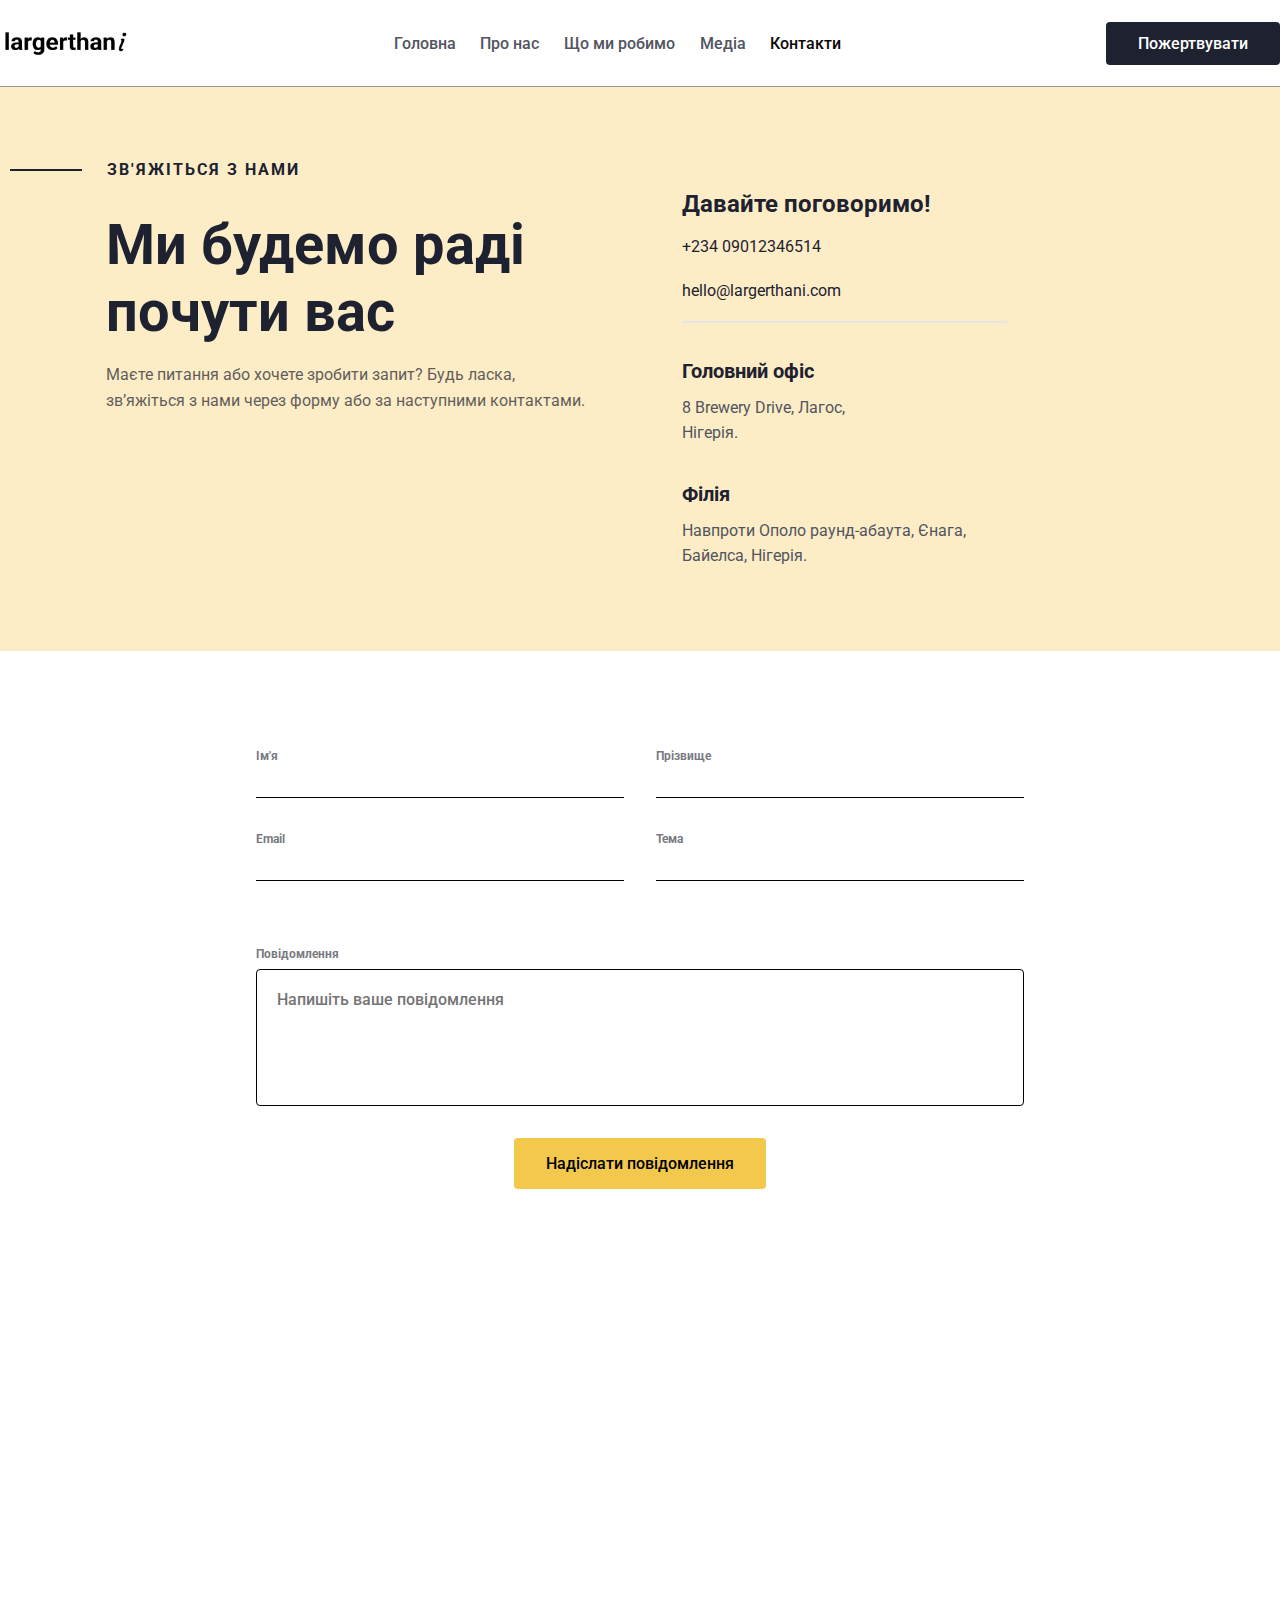
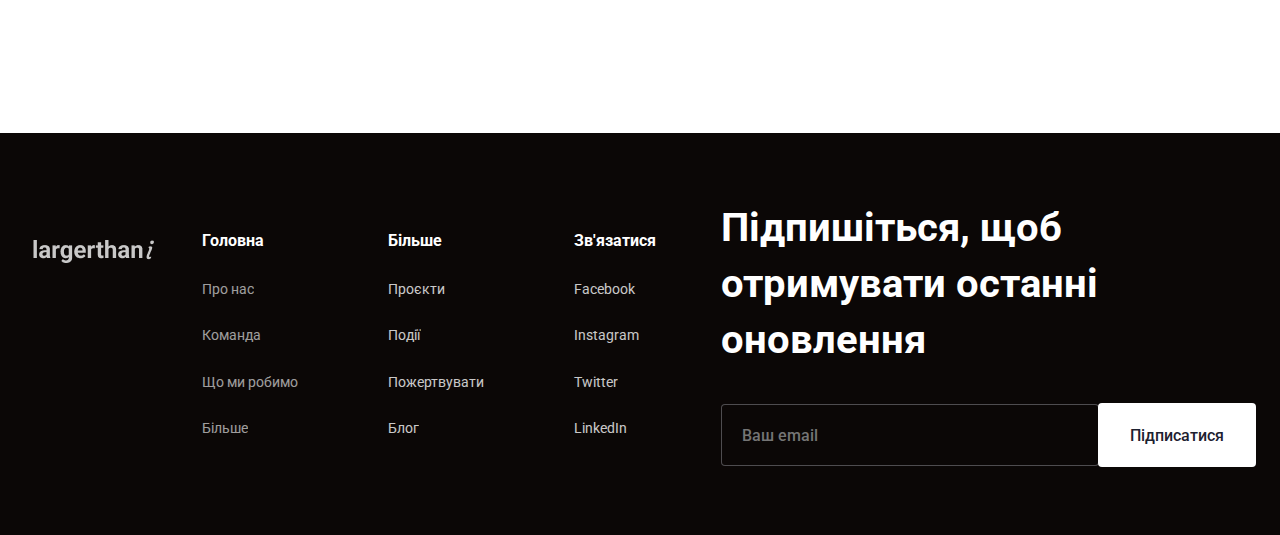
<file: contact.html>
<!DOCTYPE html>
<html lang="uk">
<head>
  <meta charset="UTF-8">
  <meta name="viewport" content="width=device-width, initial-scale=1.0">
  <meta name="description" content="Inclusive care for children with special needs">
  <link rel="stylesheet" href="styles/style.css">
  <link rel="preconnect" href="https://fonts.googleapis.com">
  <link rel="preconnect" href="https://fonts.gstatic.com" crossorigin>
  <link href="https://fonts.googleapis.com/css2?family=Roboto:ital,wght@0,100;0,300;0,400;0,500;0,700;0,900;1,100;1,300;1,400;1,500;1,700;1,900&display=swap" rel="stylesheet">
  <link rel="stylesheet" href="https://cdn.jsdelivr.net/npm/swiper@11/swiper-bundle.min.css"/>
  <link rel="stylesheet" href="https://fonts.googleapis.com/css2?family=Material+Symbols+Outlined:opsz,wght,FILL,GRAD@48,400,0,0&icon_names=arrow_right_alt" />
  <link rel="preload" href="../img/header-back.webp" as="image">
  <link rel = "icon" type = "image/png" href = "img/i.png">
  <title>lagerthani</title>
</head>
<body>
  <nav class="site-nav" id="navbar" role="navigation">
    <div class="nav-container">
      <a href="index.html"><img src="img/logo.webp" alt="Логотип" class="logo" loading="lazy"></a>
      <ul class="nav-links">
        <li><a href="index.html">Головна</a></li>
        <li><a href="about-us.html">Про нас</a></li>
        <li><a href="what-we-do.html">Що ми робимо</a></li>
        <li><a href="media.html">Медіа</a></li>
        <li><a href="contact.html" class="active">Контакти</a></li>
      </ul>
      <a class="nav-btn">Пожертвувати</a>
      <div class="burger">
        <div class="line1"></div>
        <div class="line2"></div>
        <div class="line3"></div>
      </div>
    </div>
  </nav>
  <section class="contact-us-first-section">
    <div class="container">
        <div>
            <div class="line-container">
                <div class="line">
                </div><span>Зв'яжіться з нами</span>
            </div>
            <div class="contact-us-title">
                <h1>Ми будемо раді почути вас</h1>
                <p>Маєте питання або хочете зробити запит? Будь ласка, зв’яжіться з нами через форму або за наступними контактами.</p>
            </div>
        </div>
        <div class="contact-section">
            <p class="contact-subtitle">Давайте поговоримо!</p>
            <div class="contact-info">
              <p>+234 09012346514</p>
              <p>hello@largerthani.com</p>
            </div>
            <div class="event-line"></div>
            <div class="office-info">
              <div class="office">
                <p class="contact-subtitle">Головний офіс</p>
                <p class="contact-subtitle-text">8 Brewery Drive, Лагос,<br>Нігерія.</p>
              </div>
              <div class="office">
                <p class="contact-subtitle">Філія</p>
                <p class="contact-subtitle-text">Навпроти Ополо раунд-абаута, Єнага, Байелса, Нігерія.</p>
              </div>
              <div class="social-icons contact-social-icons">
                <a href="#" target="_blank"><i class="fab fa-facebook"></i></a>
                <a href="#" target="_blank"><i class="fab fa-twitter"></i></a>
                <a href="#" target="_blank"><i class="fab fa-linkedin"></i></a>
              </div>
            </div>
        </div>
    </div>
</section>
<section>
    <div class="container">
        <form class="contact-form">
            <div class="form-row">
              <div class="form-group">
                <label for="first-name">Ім'я</label>
                <input type="text" id="first-name">
              </div>
              <div class="form-group">
                <label for="last-name">Прізвище</label>
                <input type="text" id="last-name">
              </div>
            </div>
            <div class="form-row">
              <div class="form-group">
                <label for="email">Email</label>
                <input type="email" id="contact-email">
              </div>
              <div class="form-group">
                <label for="subject">Тема</label>
                <input type="text" id="subject">
              </div>
            </div>
            <div class="form-group">
              <label for="message">Повідомлення</label>
              <textarea id="message" rows="5" placeholder="Напишіть ваше повідомлення"></textarea>
            </div>
            <div class="button-wrapper">
                <button type="submit" class="primary-btn">Надіслати повідомлення</button>
            </div>
        </form>
    </div>
</section>
  <iframe class="map" src="https://www.google.com/maps/embed?pb=!1m18!1m12!1m3!1d5552.990843072146!2d24.727199158921547!3d48.94087752750933!2m3!1f0!2f0!3f0!3m2!1i1024!2i768!4f13.1!3m3!1m2!1s0x4730c19a4a65e427%3A0xeb6f29186c63340!2z0JLQodCfICLQpNCw0YXQvtCy0LjQuSDQutC-0LvQtdC00LYg0LXQu9C10LrRgtGA0L7QvdC90LjRhSDQv9GA0LjQu9Cw0LTRltCyINCG0KTQndCi0KPQndCTIg!5e0!3m2!1suk!2spl!4v1733674692647!5m2!1suk!2spl" width="100%" height="450" style="border:0;" allowfullscreen="" loading="lazy" referrerpolicy="no-referrer-when-downgrade"></iframe>
<footer role="contentinfo">
    <div class="container">
      <a href="index.html"><img src="img/logo-white.webp" alt="Логотип" class="logo" loading="lazy"></a>
    <div class="footer-lists">
      <div>
        <p>Головна</p>
        <ul>
          <li><a href="about-us.html">Про нас</a></li>
          <li><a href="media.html">Команда</a></li>
          <li><a href="what-we-do.html">Що ми робимо</a></li>
          <li><a href="contact.html">Більше</a></li>
        </ul>
      </div>
      <div>
        <p>Більше</p>
        <ul>
          <li>Проєкти</li>
          <li>Події</li>
          <li>Пожертвувати</li>
          <li>Блог</li>
        </ul>
      </div>
      <div>
        <p>Зв'язатися</p>
        <ul>
          <li>Facebook</li>
          <li>Instagram</li>
          <li>Twitter</li>
          <li>LinkedIn</li>
        </ul>
      </div>
    </div>
      <div class="subscribe">
        <h2>Підпишіться, щоб отримувати останні оновлення</h2>
        <form>
          <input type="text" placeholder="Ваш email" id="email">
          <button type="submit" class="sec-btn">Підписатися</button>
        </form>
      </div>
    </div>
  </footer>
  <script src="https://cdn.jsdelivr.net/npm/swiper@11/swiper-bundle.min.js"></script>
  <script src="js/script.js"></script>
</body>
</html>
</file>
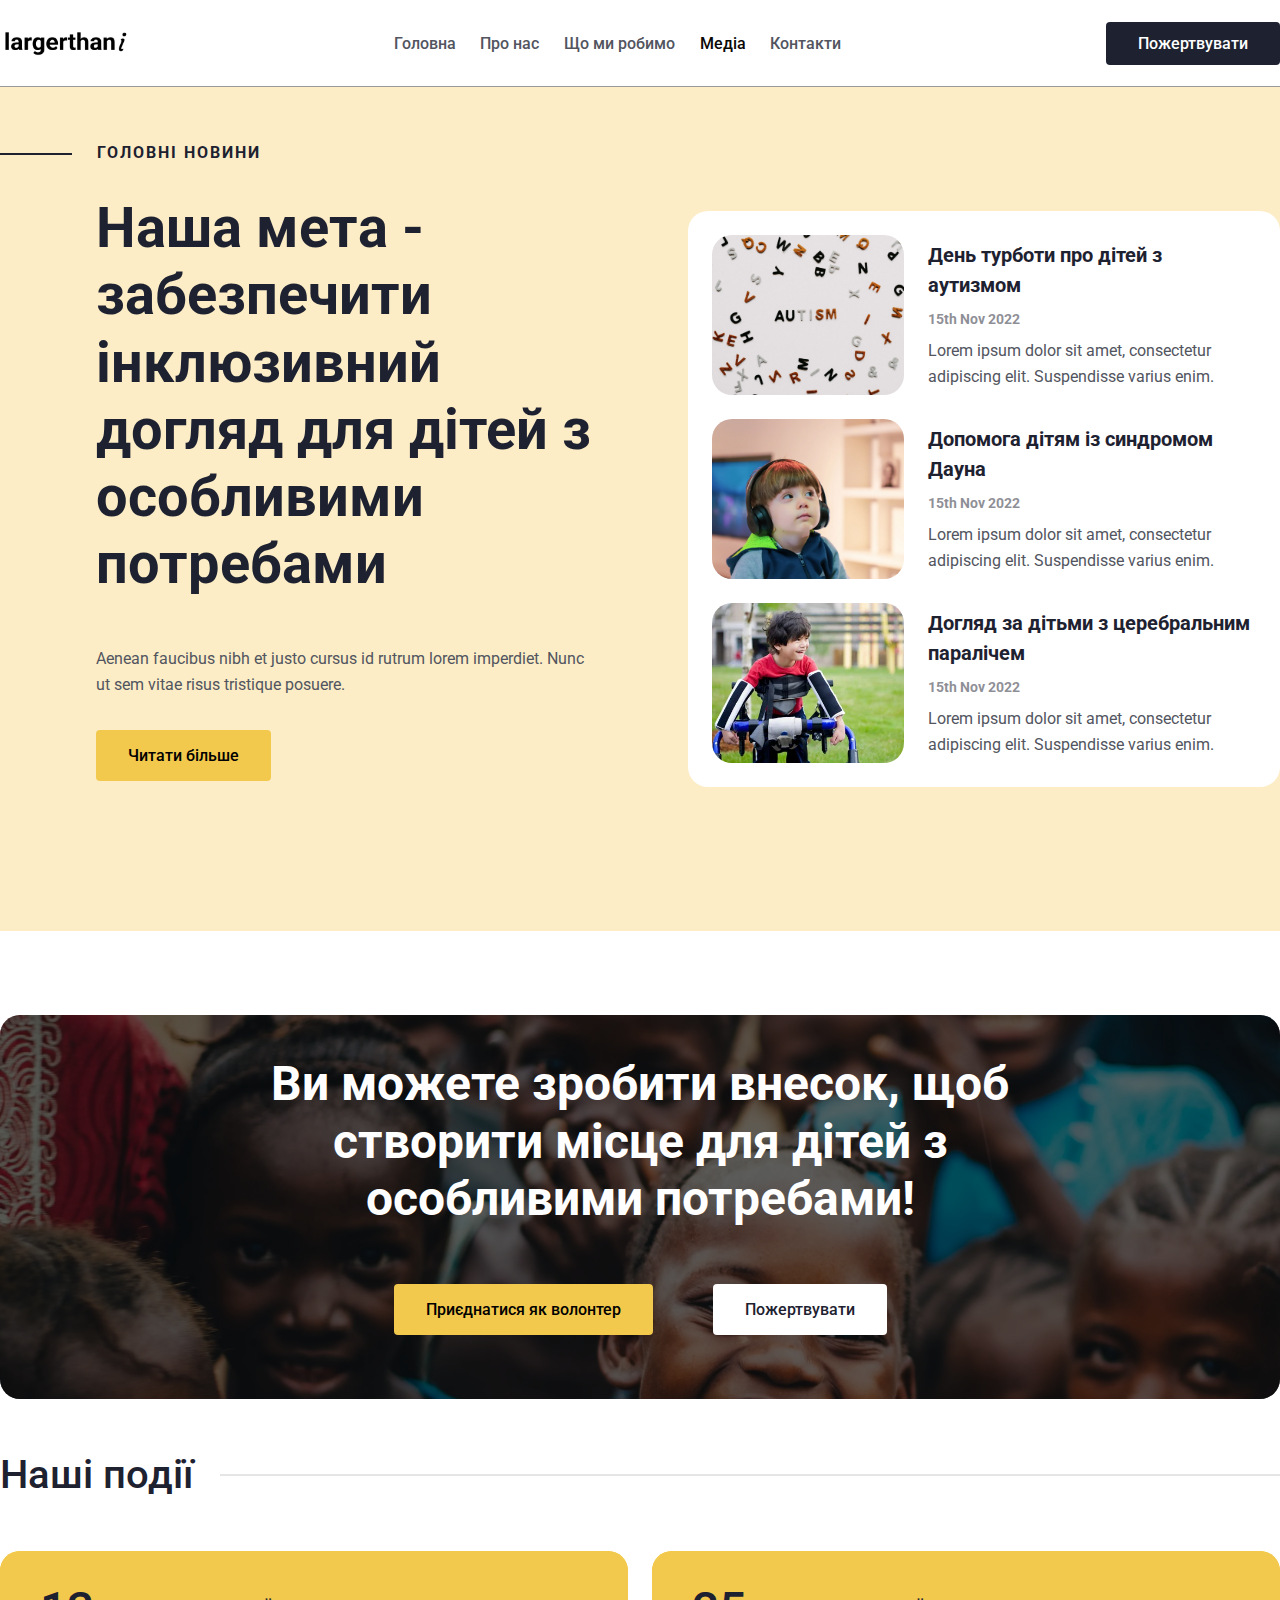
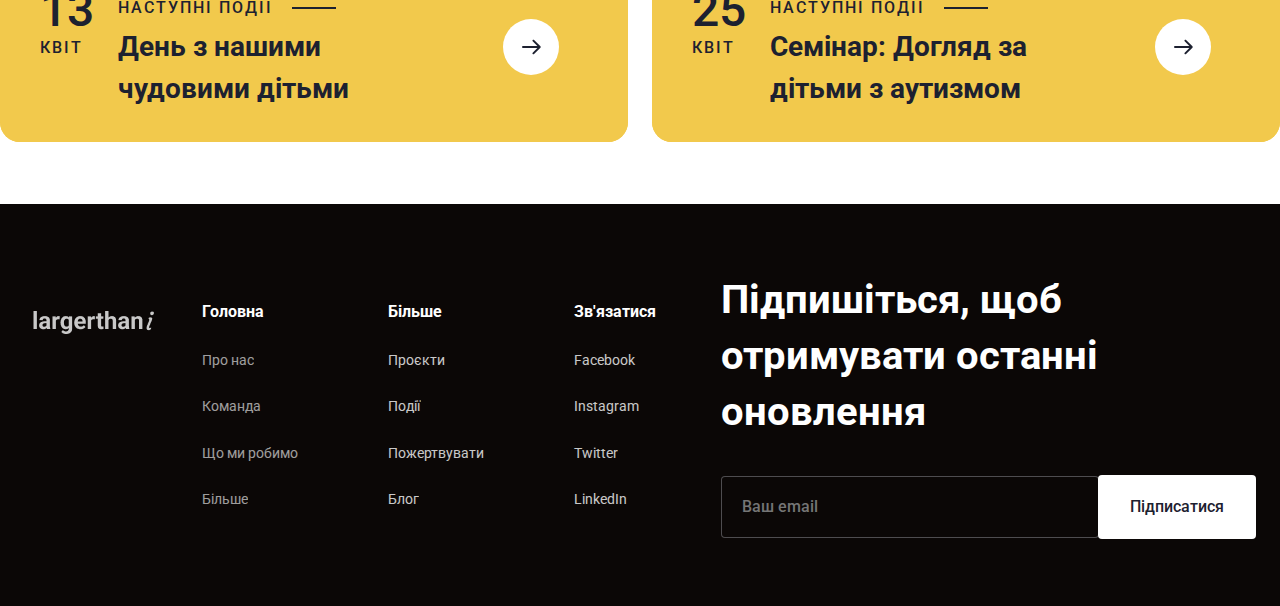
<file: media.html>
<!DOCTYPE html>
<html lang="uk">
<head>
  <meta charset="UTF-8">
  <meta name="viewport" content="width=device-width, initial-scale=1.0">
  <meta name="description" content="Inclusive care for children with special needs">
  <link rel="stylesheet" href="styles/style.css">
  <link rel="preconnect" href="https://fonts.googleapis.com">
  <link rel="preconnect" href="https://fonts.gstatic.com" crossorigin>
  <link href="https://fonts.googleapis.com/css2?family=Roboto:ital,wght@0,100;0,300;0,400;0,500;0,700;0,900;1,100;1,300;1,400;1,500;1,700;1,900&display=swap" rel="stylesheet">
  <link rel="stylesheet" href="https://cdn.jsdelivr.net/npm/swiper@11/swiper-bundle.min.css"/>
  <link rel="stylesheet" href="https://fonts.googleapis.com/css2?family=Material+Symbols+Outlined:opsz,wght,FILL,GRAD@48,400,0,0&icon_names=arrow_right_alt" />
  <link rel="preload" href="../img/header-back.webp" as="image">
  <link rel = "icon" type = "image/png" href = "img/i.png">
  <title>lagerthani</title>
</head>
<body>
  <nav class="site-nav" id="navbar" role="navigation">
    <div class="nav-container">
      <a href="index.html"><img src="img/logo.webp" alt="Логотип" class="logo" loading="lazy"></a>
      <ul class="nav-links">
        <li><a href="index.html">Головна</a></li>
        <li><a href="about-us.html">Про нас</a></li>
        <li><a href="what-we-do.html">Що ми робимо</a></li>
        <li><a href="media.html" class="active">Медіа</a></li>
        <li><a href="contact.html">Контакти</a></li>
      </ul>
      <a class="nav-btn">Пожертвувати</a>
      <div class="burger">
        <div class="line1"></div>
        <div class="line2"></div>
        <div class="line3"></div>
      </div>
    </div>
  </nav>
  <section class="media-first-section">
    <div class="container">
      <div class="media-title">
        <div class="line-container">
          <div class="line">
          </div><span>Головні новини</span>
        </div> 
        <h1>Наша мета - забезпечити інклюзивний догляд для дітей з особливими потребами</h1>
        <p>Aenean faucibus nibh et justo cursus id rutrum lorem imperdiet. Nunc ut sem vitae risus tristique posuere.</p>
        <a href="#" class="primary-btn">Читати більше</a>
      </div>
      <div id="news-container">
      </div>
    </div>
  </section>
    <section class="our-events-section container">
      <div class="join-image">
        <h2>Ви можете зробити внесок, щоб створити місце для дітей з особливими потребами!</h2>
        <div>
          <a href="#" class="primary-btn">Приєднатися як волонтер</a>
          <a href="#" class="sec-btn">Пожертвувати</a>
        </div>
      </div>
      <div class="events-slider-title-container">
          <div class="events-slider-title">
            <h2>Наші події</h2>
            <div class="event-line"></div>
          </div>
      </div>
  <div class="swiper">
    <div class="swiper-wrapper">
      <div class="swiper-slide">
        <div class="event">
          <div class="event-container">
            <div class="event-date">
              <p class="day">13</p>
              <p class="months">квіт</p>
            </div>
            <div class="event-text">
              <div class="line-container">
                Наступні події <div class="line"></div>
              </div>
              <div >
                <h3>День з нашими чудовими дітьми</h3>  
              </div>
            </div>
            <a href="#" class="event-link">
              <div class="circle" >          
                <svg width="19" height="16" viewBox="0 0 19 16" fill="none" xmlns="http://www.w3.org/2000/svg">
                  <path d="M18.4571 8.70711C18.8476 8.31658 18.8476 7.68342 18.4571 7.29289L12.0931 0.928933C11.7026 0.538409 11.0695 0.538409 10.6789 0.928933C10.2884 1.31946 10.2884 1.95262 10.6789 2.34315L16.3358 8L10.6789 13.6569C10.2884 14.0474 10.2884 14.6805 10.6789 15.0711C11.0695 15.4616 11.7026 15.4616 12.0931 15.0711L18.4571 8.70711ZM0.25 9L17.75 9L17.75 7L0.25 7L0.25 9Z" fill="#1D2130"/>
                </svg>
              </div>
            </a>
          </div>
        </div>
      </div>
      <div class="swiper-slide">
        <div class="event">
          <div class="event-container">
            <div class="event-date">
              <p class="day">25</p>
              <p class="months">квіт</p>
            </div>
            <div class="event-text">
              <div class="line-container">
                Наступні події <div class="line"></div>
              </div>
              <div>
                <h3>Семінар: Догляд за дітьми з аутизмом</h3>  
              </div>
            </div>
            <a href="#" class="event-link">
              <div class="circle" >          
                <svg width="19" height="16" viewBox="0 0 19 16" fill="none" xmlns="http://www.w3.org/2000/svg">
                  <path d="M18.4571 8.70711C18.8476 8.31658 18.8476 7.68342 18.4571 7.29289L12.0931 0.928933C11.7026 0.538409 11.0695 0.538409 10.6789 0.928933C10.2884 1.31946 10.2884 1.95262 10.6789 2.34315L16.3358 8L10.6789 13.6569C10.2884 14.0474 10.2884 14.6805 10.6789 15.0711C11.0695 15.4616 11.7026 15.4616 12.0931 15.0711L18.4571 8.70711ZM0.25 9L17.75 9L17.75 7L0.25 7L0.25 9Z" fill="#1D2130"/>
                </svg>
              </div>
            </a>
          </div>
        </div>
      </div>
      <div class="swiper-slide">
        <div class="event">
          <div class="event-container">
            <div class="event-date">
              <p class="day">13</p>
              <p class="months">квіт</p>
            </div>
            <div class="event-text">
              <div class="line-container">
                Наступні події <div class="line"></div>
              </div>
              <div >
                <h3>День з нашими чудовими дітьми</h3>  
              </div>
            </div>
            <a href="#" class="event-link">
              <div class="circle" >          
                <svg width="19" height="16" viewBox="0 0 19 16" fill="none" xmlns="http://www.w3.org/2000/svg">
                  <path d="M18.4571 8.70711C18.8476 8.31658 18.8476 7.68342 18.4571 7.29289L12.0931 0.928933C11.7026 0.538409 11.0695 0.538409 10.6789 0.928933C10.2884 1.31946 10.2884 1.95262 10.6789 2.34315L16.3358 8L10.6789 13.6569C10.2884 14.0474 10.2884 14.6805 10.6789 15.0711C11.0695 15.4616 11.7026 15.4616 12.0931 15.0711L18.4571 8.70711ZM0.25 9L17.75 9L17.75 7L0.25 7L0.25 9Z" fill="#1D2130"/>
                </svg>
              </div>
            </a>
          </div>
        </div>
      </div>
      <div class="swiper-slide">
        <div class="event">
          <div class="event-container">
            <div class="event-date">
              <p class="day">25</p>
              <p class="months">квіт</p>
            </div>
            <div class="event-text">
              <div class="line-container">
                Наступні події <div class="line"></div>
              </div>
              <div >
                <h3>Семінар: Догляд за дітьми з аутизмом</h3>  
              </div>
            </div>
            <a href="#" class="event-link">
              <div class="circle" >          
                <svg width="19" height="16" viewBox="0 0 19 16" fill="none" xmlns="http://www.w3.org/2000/svg">
                  <path d="M18.4571 8.70711C18.8476 8.31658 18.8476 7.68342 18.4571 7.29289L12.0931 0.928933C11.7026 0.538409 11.0695 0.538409 10.6789 0.928933C10.2884 1.31946 10.2884 1.95262 10.6789 2.34315L16.3358 8L10.6789 13.6569C10.2884 14.0474 10.2884 14.6805 10.6789 15.0711C11.0695 15.4616 11.7026 15.4616 12.0931 15.0711L18.4571 8.70711ZM0.25 9L17.75 9L17.75 7L0.25 7L0.25 9Z" fill="#1D2130"/>
                </svg>
              </div>
            </a>
          </div>
        </div>
      </div>
    </div>
  </div>
  </section>
  <footer role="contentinfo">
      <div class="container">
        <a href="index.html"><img src="img/logo-white.webp" alt="Логотип" class="logo" loading="lazy"></a>
      <div class="footer-lists">
        <div>
          <p>Головна</p>
          <ul>
            <li><a href="about-us.html">Про нас</a></li>
            <li><a href="media.html">Команда</a></li>
            <li><a href="what-we-do.html">Що ми робимо</a></li>
            <li><a href="contact.html">Більше</a></li>
          </ul>
        </div>
        <div>
          <p>Більше</p>
          <ul>
            <li>Проєкти</li>
            <li>Події</li>
            <li>Пожертвувати</li>
            <li>Блог</li>
          </ul>
        </div>
        <div>
          <p>Зв'язатися</p>
          <ul>
            <li>Facebook</li>
            <li>Instagram</li>
            <li>Twitter</li>
            <li>LinkedIn</li>
          </ul>
        </div>
      </div>
        <div class="subscribe">
          <h2>Підпишіться, щоб отримувати останні оновлення</h2>
          <form>
            <input type="text" placeholder="Ваш email" id="email">
            <button type="submit" class="sec-btn">Підписатися</button>
          </form>
        </div>
      </div>
    </footer>
    <script src="https://cdn.jsdelivr.net/npm/swiper@11/swiper-bundle.min.js"></script>
    <script src="js/script.js"></script>
  </body>
  </html>
</file>
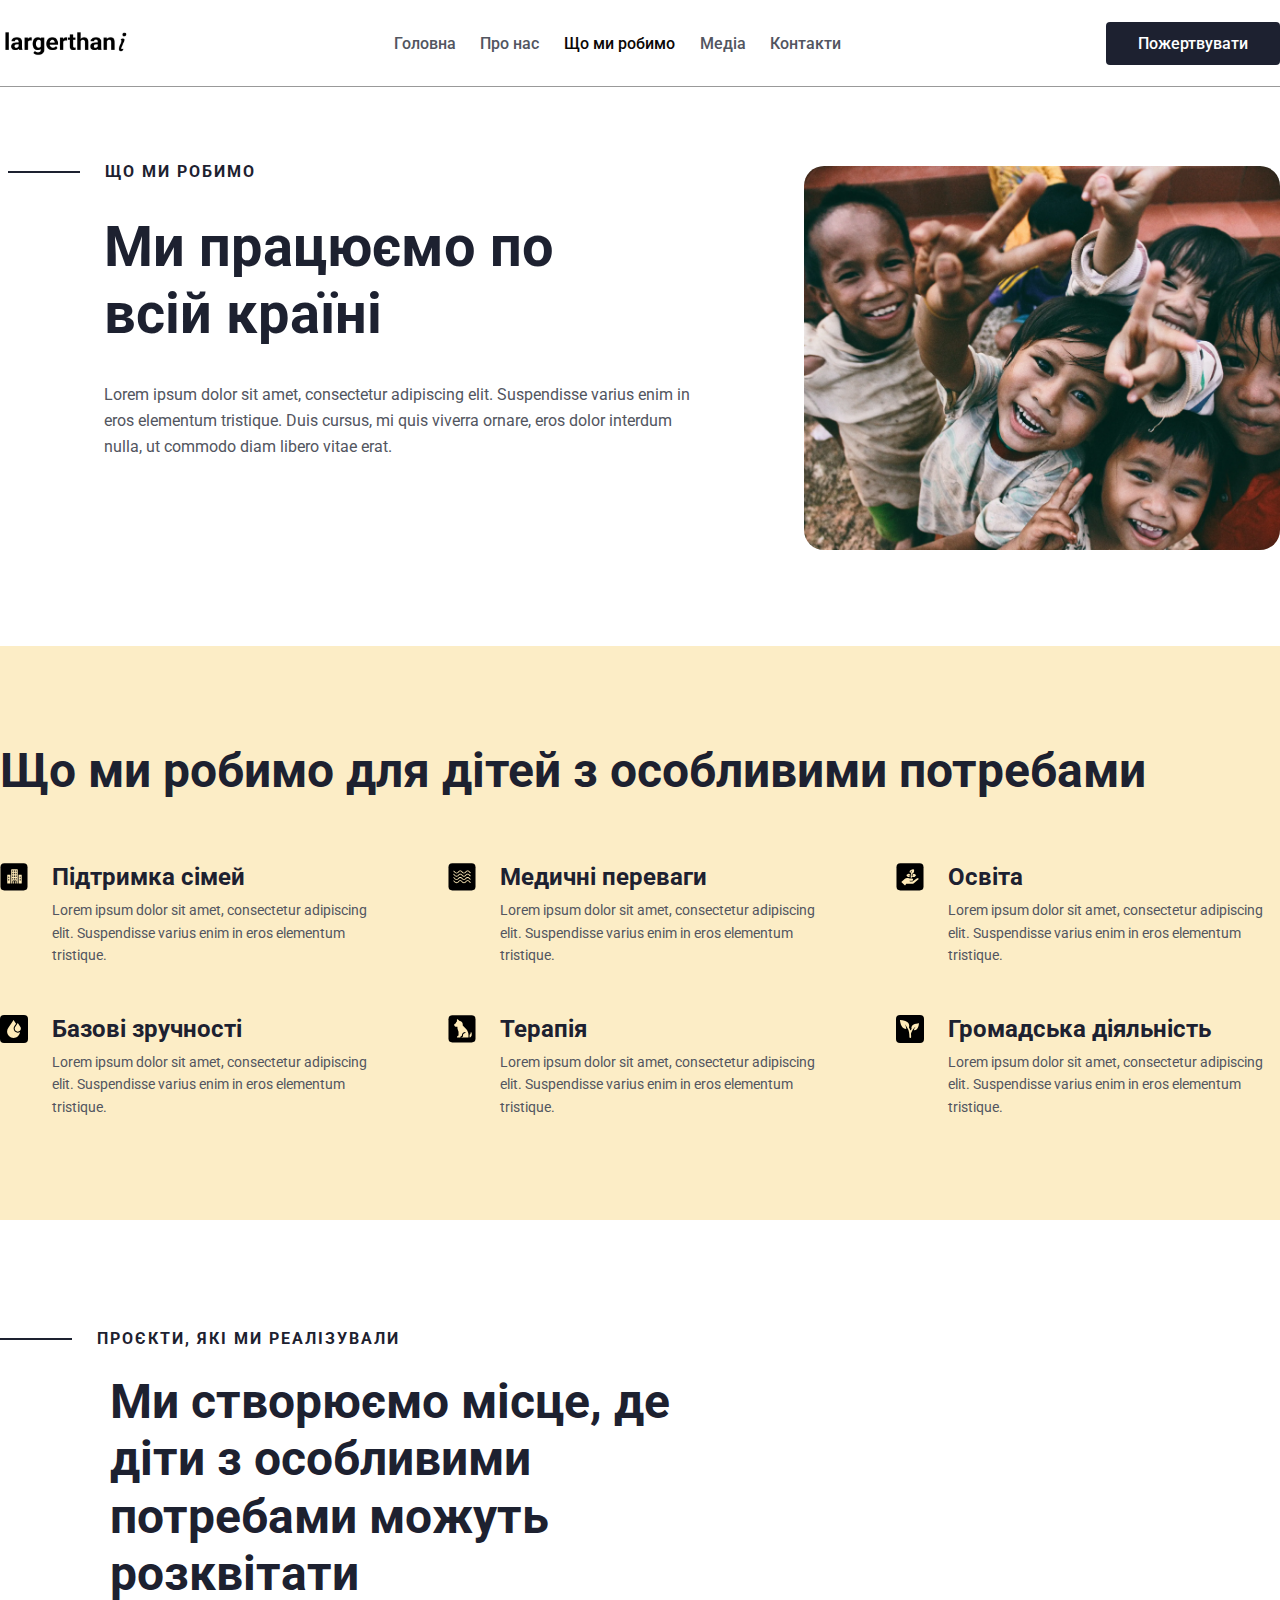
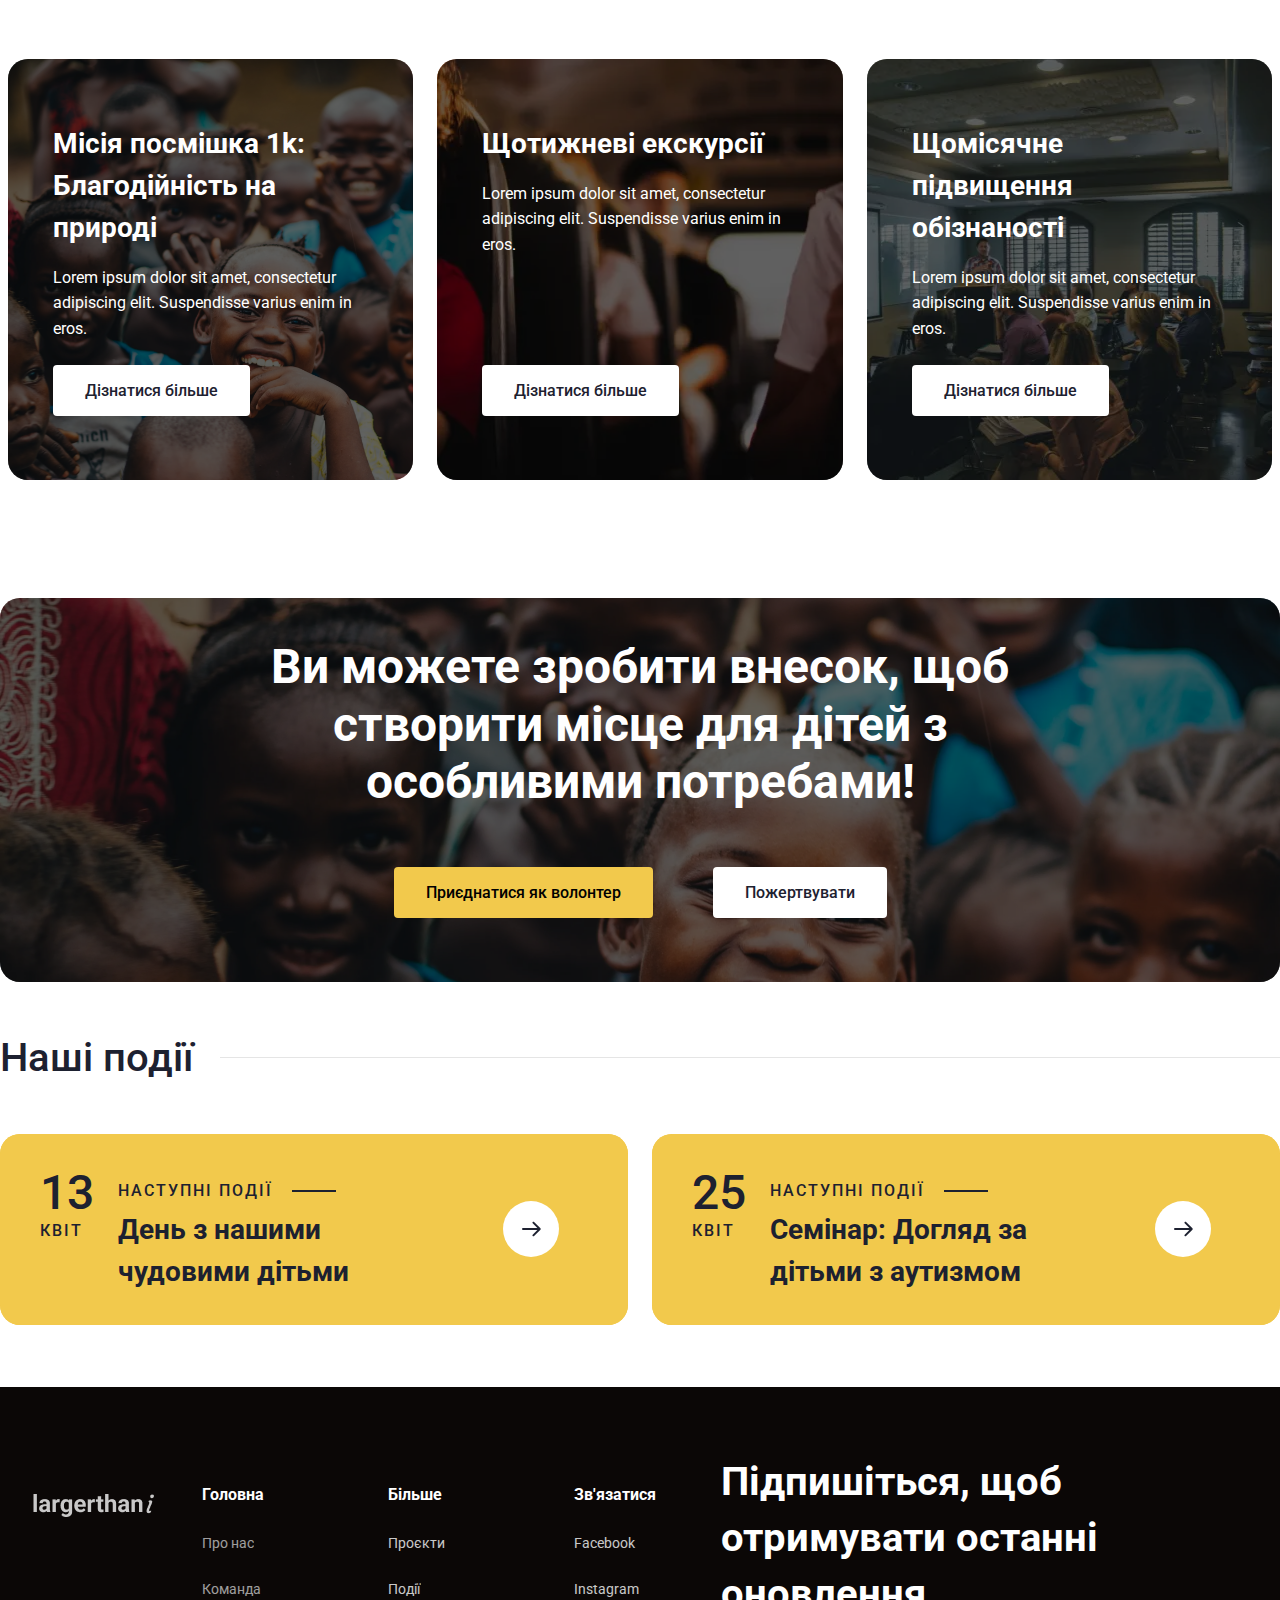
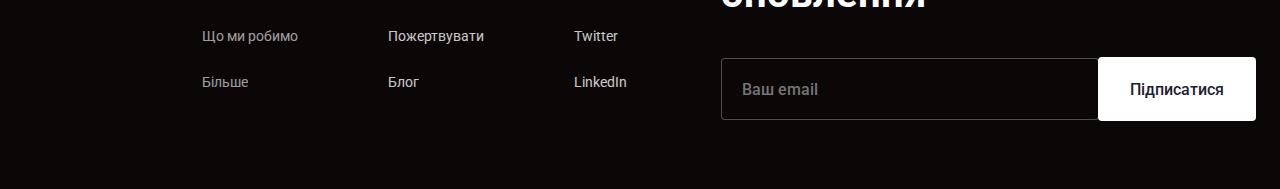
<file: what-we-do.html>
<!DOCTYPE html>
<html lang="uk">
<head>
  <meta charset="UTF-8">
  <meta name="viewport" content="width=device-width, initial-scale=1.0">
  <meta name="description" content="Inclusive care for children with special needs">
  <link rel="stylesheet" href="styles/style.css">
  <link rel="preconnect" href="https://fonts.googleapis.com">
  <link rel="preconnect" href="https://fonts.gstatic.com" crossorigin>
  <link href="https://fonts.googleapis.com/css2?family=Roboto:ital,wght@0,100;0,300;0,400;0,500;0,700;0,900;1,100;1,300;1,400;1,500;1,700;1,900&display=swap" rel="stylesheet">
  <link rel="stylesheet" href="https://cdn.jsdelivr.net/npm/swiper@11/swiper-bundle.min.css"/>
  <link rel="stylesheet" href="https://fonts.googleapis.com/css2?family=Material+Symbols+Outlined:opsz,wght,FILL,GRAD@48,400,0,0&icon_names=arrow_right_alt" />
  <link rel="preload" href="../img/header-back.webp" as="image">
  <link rel = "icon" type = "image/png" href = "img/i.png">
  <title>lagerthani</title>
</head>
<body>
  <nav class="site-nav" id="navbar" role="navigation">
    <div class="nav-container">
      <a href="index.html"><img src="img/logo.webp" alt="Логотип" class="logo" loading="lazy"></a>
      <ul class="nav-links">
        <li><a href="index.html">Головна</a></li>
        <li><a href="about-us.html">Про нас</a></li>
        <li><a href="what-we-do.html" class="active">Що ми робимо</a></li>
        <li><a href="media.html">Медіа</a></li>
        <li><a href="contact.html">Контакти</a></li>
      </ul>
      <a class="nav-btn">Пожертвувати</a>
      <div class="burger">
        <div class="line1"></div>
        <div class="line2"></div>
        <div class="line3"></div>
      </div>
    </div>
  </nav>
  <section class="what-we-do-first-section about-us-first-section">
    <div class="container">
     <div class="line-container">
       <div class="line">
       </div><span>Що ми робимо</span>
     </div>
     <div class="what-we-do-title">
        <div>
          <h1>Ми працюємо по всій країні</h1>
          <p>Lorem ipsum dolor sit amet, consectetur adipiscing elit. Suspendisse varius enim in eros elementum tristique. Duis cursus, mi quis viverra ornare, eros dolor interdum nulla, ut commodo diam libero vitae erat.</p>
        </div>
        <img src="img/header-back.webp" alt="kids-img">
      </div>
    </div>
  </section>
  <section class="what-we-do-second-section">
    <div class="container">
      <h2>Що ми робимо для дітей з особливими потребами</h2>
      <div class="what-we-do-bloks-container">
        <div class="services">
          <div class="ser-icon">
            <svg class="icon">
              <use xlink:href="img/sprite.svg#building"></use>
            </svg>
          </div>
          <div class="ser-text2">
            <h3>Підтримка сімей</h3>
            <p>Lorem ipsum dolor sit amet, consectetur adipiscing elit. Suspendisse varius enim in eros elementum tristique.</p>
          </div>
        </div>
        <div class="services">
          <div class="ser-icon">
            <svg class="icon">
              <use xlink:href="img/sprite.svg#wave"></use>
            </svg>
          </div>
          <div class="ser-text2">
            <h3>Медичні переваги</h3>
            <p>Lorem ipsum dolor sit amet, consectetur adipiscing elit. Suspendisse varius enim in eros elementum tristique.</p>
          </div>
        </div>
        <div class="services">
          <div class="ser-icon">
            <svg class="icon">
              <use xlink:href="img/sprite.svg#hand"></use>
            </svg>
          </div>
          <div class="ser-text2">
            <h3>Освіта</h3>
            <p>Lorem ipsum dolor sit amet, consectetur adipiscing elit. Suspendisse varius enim in eros elementum tristique.</p>
          </div>
        </div>
        <div class="services">
          <div class="ser-icon">
            <svg class="icon">
              <use xlink:href="img/sprite.svg#water"></use>
            </svg>
          </div>
          <div class="ser-text2">
            <h3>Базові зручності</h3>
            <p>Lorem ipsum dolor sit amet, consectetur adipiscing elit. Suspendisse varius enim in eros elementum tristique.</p>
          </div>
        </div>
        <div class="services">
          <div class="ser-icon">
            <svg class="icon">
              <use xlink:href="img/sprite.svg#dog"></use>
            </svg>
          </div>
          <div class="ser-text2">
            <h3>Терапія</h3>
            <p>Lorem ipsum dolor sit amet, consectetur adipiscing elit. Suspendisse varius enim in eros elementum tristique.</p>
          </div>
        </div>
        <div class="services">
          <div class="ser-icon">
            <svg class="icon">
              <use xlink:href="img/sprite.svg#plant"></use>
            </svg>
          </div>
          <div class="ser-text2">
            <h3>Громадська діяльність</h3>
            <p>Lorem ipsum dolor sit amet, consectetur adipiscing elit. Suspendisse varius enim in eros elementum tristique.</p>
          </div>
        </div>
      </div>
    </div>
  </section>
  <section class="container">
    <div class="project-container-what-we-do project-container">
      <div class="line-container">
        <div class="line">
        </div><span>Проєкти, які ми реалізували</span>
      </div>
      <h2>Ми створюємо місце, де діти з особливими потребами можуть розквітати</h2>
      <div class="projects">
        <div class="project">
          <div class="project-wrapper">
            <h3>Місія посмішка 1k: Благодійність на природі</h3>
            <p>Lorem ipsum dolor sit amet, consectetur adipiscing elit. Suspendisse varius enim in eros.</p>
            <a href="#" class="sec-btn">Дізнатися більше</a>
          </div>
        </div>
        <div class="project img2">
          <div class="project-wrapper">
            <h3>Щотижневі екскурсії</h3>
            <p>Lorem ipsum dolor sit amet, consectetur adipiscing elit. Suspendisse varius enim in eros.</p>
            <a href="#" class="sec-btn">Дізнатися більше</a>
          </div>
        </div>
        <div class="project img3">
          <div class="project-wrapper">
            <h3>Щомісячне підвищення обізнаності</h3>
            <p>Lorem ipsum dolor sit amet, consectetur adipiscing elit. Suspendisse varius enim in eros.</p>
            <a href="#" class="sec-btn">Дізнатися більше</a>
          </div>
        </div>      
      </div>
    </div>
  </section>
  <section class="our-events-section container">
    <div class="join-image join-image-wrapper">
      <h2>Ви можете зробити внесок, щоб створити місце для дітей з особливими потребами!</h2>
      <div>
        <a href="#" class="primary-btn">Приєднатися як волонтер</a>
        <a href="#" class="sec-btn">Пожертвувати</a>
      </div>
    </div>
    <div class="events-slider-title-container">
        <div class="events-slider-title">
          <h2>Наші події</h2>
          <div class="event-line"></div>
        </div>
    </div>
<div class="swiper">
  <div class="swiper-wrapper">
    <div class="swiper-slide">
      <div class="event">
        <div class="event-container">
          <div class="event-date">
            <p class="day">13</p>
            <p class="months">квіт</p>
          </div>
          <div class="event-text">
            <div class="line-container">
              Наступні події <div class="line"></div>
            </div>
            <div >
              <h3>День з нашими чудовими дітьми</h3>  
            </div>
          </div>
          <a href="#" class="event-link">
            <div class="circle" >          
              <svg width="19" height="16" viewBox="0 0 19 16" fill="none" xmlns="http://www.w3.org/2000/svg">
                <path d="M18.4571 8.70711C18.8476 8.31658 18.8476 7.68342 18.4571 7.29289L12.0931 0.928933C11.7026 0.538409 11.0695 0.538409 10.6789 0.928933C10.2884 1.31946 10.2884 1.95262 10.6789 2.34315L16.3358 8L10.6789 13.6569C10.2884 14.0474 10.2884 14.6805 10.6789 15.0711C11.0695 15.4616 11.7026 15.4616 12.0931 15.0711L18.4571 8.70711ZM0.25 9L17.75 9L17.75 7L0.25 7L0.25 9Z" fill="#1D2130"/>
              </svg>
            </div>
          </a>
        </div>
      </div>
    </div>
    <div class="swiper-slide">
      <div class="event">
        <div class="event-container">
          <div class="event-date">
            <p class="day">25</p>
            <p class="months">квіт</p>
          </div>
          <div class="event-text">
            <div class="line-container">
              Наступні події <div class="line"></div>
            </div>
            <div>
              <h3>Семінар: Догляд за дітьми з аутизмом</h3>  
            </div>
          </div>
          <a href="#" class="event-link">
            <div class="circle" >          
              <svg width="19" height="16" viewBox="0 0 19 16" fill="none" xmlns="http://www.w3.org/2000/svg">
                <path d="M18.4571 8.70711C18.8476 8.31658 18.8476 7.68342 18.4571 7.29289L12.0931 0.928933C11.7026 0.538409 11.0695 0.538409 10.6789 0.928933C10.2884 1.31946 10.2884 1.95262 10.6789 2.34315L16.3358 8L10.6789 13.6569C10.2884 14.0474 10.2884 14.6805 10.6789 15.0711C11.0695 15.4616 11.7026 15.4616 12.0931 15.0711L18.4571 8.70711ZM0.25 9L17.75 9L17.75 7L0.25 7L0.25 9Z" fill="#1D2130"/>
              </svg>
            </div>
          </a>
        </div>
      </div>
    </div>
    <div class="swiper-slide">
      <div class="event">
        <div class="event-container">
          <div class="event-date">
            <p class="day">13</p>
            <p class="months">квіт</p>
          </div>
          <div class="event-text">
            <div class="line-container">
              Наступні події <div class="line"></div>
            </div>
            <div >
              <h3>День з нашими чудовими дітьми</h3>  
            </div>
          </div>
          <a href="#" class="event-link">
            <div class="circle" >          
              <svg width="19" height="16" viewBox="0 0 19 16" fill="none" xmlns="http://www.w3.org/2000/svg">
                <path d="M18.4571 8.70711C18.8476 8.31658 18.8476 7.68342 18.4571 7.29289L12.0931 0.928933C11.7026 0.538409 11.0695 0.538409 10.6789 0.928933C10.2884 1.31946 10.2884 1.95262 10.6789 2.34315L16.3358 8L10.6789 13.6569C10.2884 14.0474 10.2884 14.6805 10.6789 15.0711C11.0695 15.4616 11.7026 15.4616 12.0931 15.0711L18.4571 8.70711ZM0.25 9L17.75 9L17.75 7L0.25 7L0.25 9Z" fill="#1D2130"/>
              </svg>
            </div>
          </a>
        </div>
      </div>
    </div>
    <div class="swiper-slide">
      <div class="event">
        <div class="event-container">
          <div class="event-date">
            <p class="day">25</p>
            <p class="months">квіт</p>
          </div>
          <div class="event-text">
            <div class="line-container">
              Наступні події <div class="line"></div>
            </div>
            <div >
              <h3>Семінар: Догляд за дітьми з аутизмом</h3>  
            </div>
          </div>
          <a href="#" class="event-link">
            <div class="circle" >          
              <svg width="19" height="16" viewBox="0 0 19 16" fill="none" xmlns="http://www.w3.org/2000/svg">
                <path d="M18.4571 8.70711C18.8476 8.31658 18.8476 7.68342 18.4571 7.29289L12.0931 0.928933C11.7026 0.538409 11.0695 0.538409 10.6789 0.928933C10.2884 1.31946 10.2884 1.95262 10.6789 2.34315L16.3358 8L10.6789 13.6569C10.2884 14.0474 10.2884 14.6805 10.6789 15.0711C11.0695 15.4616 11.7026 15.4616 12.0931 15.0711L18.4571 8.70711ZM0.25 9L17.75 9L17.75 7L0.25 7L0.25 9Z" fill="#1D2130"/>
              </svg>
            </div>
          </a>
        </div>
      </div>
    </div>
  </div>
</div>
</section>
<footer role="contentinfo">
    <div class="container">
      <a href="index.html"><img src="img/logo-white.webp" alt="Логотип" class="logo" loading="lazy"></a>
    <div class="footer-lists">
      <div>
        <p>Головна</p>
        <ul>
          <li><a href="about-us.html">Про нас</a></li>
          <li><a href="media.html">Команда</a></li>
          <li><a href="what-we-do.html">Що ми робимо</a></li>
          <li><a href="contact.html">Більше</a></li>
        </ul>
      </div>
      <div>
        <p>Більше</p>
        <ul>
          <li>Проєкти</li>
          <li>Події</li>
          <li>Пожертвувати</li>
          <li>Блог</li>
        </ul>
      </div>
      <div>
        <p>Зв'язатися</p>
        <ul>
          <li>Facebook</li>
          <li>Instagram</li>
          <li>Twitter</li>
          <li>LinkedIn</li>
        </ul>
      </div>
    </div>
      <div class="subscribe">
        <h2>Підпишіться, щоб отримувати останні оновлення</h2>
        <form>
          <input type="text" placeholder="Ваш email" id="email">
          <button type="submit" class="sec-btn">Підписатися</button>
        </form>
      </div>
    </div>
  </footer>
  <script src="https://cdn.jsdelivr.net/npm/swiper@11/swiper-bundle.min.js"></script>
  <script src="js/script.js"></script>
</body>
</html>
</file>
<file: styles/style.css>
* {
  box-sizing: border-box;
  margin: 0;
  padding: 0;
  text-decoration: none;
  font-family: "Roboto";
  font-weight: 500;
  font-size: 16px;
  color: #1D2130;
}

.bg-Logo {
  width: 143px;
  height: 29px;
  background: url("../img/css_sprites.png") -168px -10px;
}

.bg-Logo_1 {
  width: 138px;
  height: 32px;
  background: url(" ../img/css_sprites.png") -10px -10px;
}

.bg-Logo_2 {
  width: 127px;
  height: 30px;
  background: url(" ../img/css_sprites.png") -168px -59px;
}

.bg-Logo_3 {
  width: 124px;
  height: 26px;
  background: url(" ../img/css_sprites.png") -168px -109px;
}

.bg-Logo_4 {
  width: 134px;
  height: 32px;
  background: url(" ../img/css_sprites.png") -10px -114px;
}

.bg-Logo_5 {
  width: 137px;
  height: 32px;
  background: url(" ../img/css_sprites.png") -10px -62px;
}

@keyframes navLinkFade {
  from {
    opacity: 0;
    transform: translate(50px);
  }
  to {
    opacity: 1;
    transform: translate(0px);
  }
}
.container {
  max-width: 1280px;
  width: 100%;
  margin: 0 auto;
}

.burger.toggle {
  transform: rotate(180deg);
  transition: transform 0.3s ease;
}

.nav-active {
  display: block;
}

.site-nav {
  position: fixed;
  top: 0;
  width: 100%;
  height: 87px;
  background-color: #fff;
  transition: top 0.3s ease;
  z-index: 100;
  border-bottom: 1px solid rgba(0, 0, 0, 0.4);
}

.nav-container {
  padding: 0 12px;
  max-width: 1290px;
  height: 87px;
  margin: 0 auto;
  display: flex;
  justify-content: space-between;
  align-items: center;
}

.burger {
  display: block;
  cursor: pointer;
}

.nav-links {
  display: flex;
  justify-content: space-around;
  width: 460px;
  padding: 16px 20px;
  list-style: none;
  transition: transform 0.3s ease;
  position: absolute;
  top: 9vh;
  right: 0;
  width: 40%;
  height: 92vh;
  border-radius: 20px 0 20px 20px;
  background-color: #FFFFFF;
  transform: translateX(100%);
  transition: transform 0.3s ease;
  flex-direction: column;
  align-items: center;
}

.nav-active {
  transform: translateX(0);
}

.nav-active li {
  opacity: 0;
}

.nav-links li a {
  color: #525560;
}
.nav-links li a:hover {
  color: #0B0706;
}

.nav-btn {
  text-align: center;
  cursor: pointer;
  background-color: #1D2130;
  color: #FFFFFF;
  padding: 12px 24px;
  border-radius: 4px;
  transition: box-shadow 0.3s ease;
}
.nav-btn:hover {
  box-shadow: inset 0px 4px 8px rgba(0, 0, 0, 0.5);
}

.logo {
  display: inline-flex;
  align-items: center;
  width: 129px;
  height: 44px;
  padding-left: 4px;
}

.burger div {
  width: 25px;
  height: 3px;
  background-color: #1D2130;
  margin: 5px;
}

header {
  background-position: center;
  background-size: cover;
  height: auto;
  padding: 60px 0px 8px 12px;
  position: relative;
  z-index: 1;
  margin: 67px 0 96px 0;
}
header::after {
  content: "";
  position: absolute;
  top: 0;
  left: 0;
  width: 100%;
  height: 100%;
  background: rgba(0, 0, 0, 0.6);
  z-index: -1;
}

body[data-loaded=true] header {
  background-image: url("../img/header-back.webp");
}

.title {
  max-width: 380px;
  width: 100%;
  height: auto;
}
.title h1 {
  font-size: 48px;
  padding-right: 10px;
  font-weight: 700;
  line-height: 76.8px;
  color: #FFFFFF;
  margin-bottom: 60px;
}

.sec-btn {
  background-color: #FFFFFF;
  cursor: pointer;
  border-radius: 4px;
  padding: 12px 24px;
  border: 0;
  transition: box-shadow 0.3s ease;
}
.sec-btn:hover {
  box-shadow: inset 0px 3px 6px rgba(0, 0, 0, 0.5);
}

.video-btn {
  margin-left: 8px;
  color: #FFFFFF;
}

.sub-title {
  display: flex;
  align-items: center;
  margin: 36px auto;
  padding-left: 10px;
}

.sub-title p {
  font-size: 12px;
  white-space: wrap;
  color: #FFFFFF;
  line-height: 21.1px;
}

.sub-title div {
  background-color: #FFFFFF;
  margin: 0px 20px 0px 20px;
  height: 1.1px;
  width: 100%;
}

.section-title {
  padding: 0 20px;
  min-height: 600px;
  height: auto;
  margin-left: 10px;
  max-width: 704px;
}
.section-title h2 {
  margin: 16px;
}
.section-title p {
  margin-left: 16px;
  font-weight: 400;
  line-height: 25.6px;
  color: #525560;
}
.section-title .primary-btn {
  margin: 48px 0;
}

h2 {
  font-weight: 700;
  font-size: 48px;
  line-height: 57.6px;
  color: #1D2130;
}

.primary-btn {
  display: inline-block;
  cursor: pointer;
  padding: 12px 24px;
  border-radius: 4px;
  background-color: #F2C94C;
  color: #000000;
  text-align: center;
  font-weight: 500;
  transition: box-shadow 0.3s ease;
  border: 0;
}
.primary-btn:hover {
  box-shadow: inset 0px 3px 6px rgba(0, 0, 0, 0.5);
}

.section-container {
  max-width: 480px;
  flex-direction: column;
  padding: 20px;
  margin: 0 auto;
  display: flex;
  justify-content: space-between;
  align-items: center;
  font-size: 40px;
}
.section-container .kid {
  border-radius: 20px;
  -o-object-fit: cover;
     object-fit: cover;
  width: 100%;
}

.line {
  background-color: #1D2130;
  width: 72px;
  height: 2px;
}

.line-container {
  display: flex;
  align-items: center;
  gap: 25px;
  text-transform: uppercase;
}
.line-container span {
  font-size: 16px;
  letter-spacing: 2px;
  font-weight: 700;
  line-height: 18.75px;
}

.video-container {
  position: relative;
  max-width: 480px;
  height: 578px;
  border-radius: 20px;
  overflow: hidden;
}

.video-thumbnail {
  width: 100%;
  height: 100%;
  -o-object-fit: cover;
     object-fit: cover;
  border-radius: 20px;
}

.playicon-video {
  position: absolute;
  top: 50%;
  left: 50%;
  transform: translate(-50%, -50%);
  width: 64px;
  height: 64px;
  cursor: pointer;
}

.supporters {
  display: flex;
  align-items: center;
  margin-top: 64px;
  padding: 8px;
}
.supporters h3 {
  font-weight: 500;
  letter-spacing: 2px;
  line-height: 18.75px;
  font-size: 16px;
  text-transform: uppercase;
  white-space: nowrap;
}

.sup-line {
  background-color: #E5E5E5;
  height: 1.1px;
  width: 100%;
  margin: 0px 0px 0px 30px;
}

.sup-logo {
  margin-top: 30px;
  display: flex;
  align-items: center;
  flex-direction: column;
  height: auto;
  gap: 20px;
}

.what-we-do-section {
  margin-bottom: 48px;
  height: auto;
  margin-top: 96px;
  width: 100%;
  background-color: #FCEDC6;
  display: flex;
  align-items: center;
}

.services-container {
  display: flex;
  flex-direction: column;
  align-items: end;
  max-width: 460px;
  height: auto;
  margin: 32px 0px 32px 32px;
  border-left: 2px solid #E5E5E5;
}

.services {
  display: flex;
  justify-content: center;
  max-width: 436px;
  gap: 24px;
  margin-bottom: 23px;
}
.services p {
  margin: 8px 0px 0px 0px;
}
.services h3 {
  font-size: 24px;
  line-height: 28.13px;
}

.project-container {
  margin: auto;
  display: flex;
  flex-direction: column;
}
.project-container h2 {
  margin: 24px 0px 48px 20px;
  max-width: 640px;
  line-height: 57.6px;
}

.projects {
  display: inline-block;
  margin: 0 auto;
  padding: 8px;
  gap: 24px;
}

.project-wrapper {
  max-width: 315px;
  min-height: 293px;
  margin: 32px;
  position: relative;
}
.project-wrapper .sec-btn {
  position: absolute;
  bottom: 0;
}
.project-wrapper h3 {
  color: white;
}

.project {
  margin: 0 auto;
  max-width: 380px;
  margin-bottom: 32px;
  width: 100%;
  min-height: 421px;
  border-radius: 20px;
  color: #FFFFFF;
  background-image: url("../img/join-back.webp");
  display: flex;
  justify-content: center;
  align-items: center;
  position: relative;
  background-position: center;
  background-size: cover;
  z-index: 1;
}
.project::after {
  content: "";
  position: absolute;
  top: 0;
  left: 0;
  background: rgba(0, 0, 0, 0.6);
  width: 100%;
  height: 100%;
  border-radius: 20px;
  z-index: -2;
}
.project p {
  font-weight: 400;
  line-height: 25.6px;
  margin: 16px 0px 16px 0px;
  color: #FFFFFF;
}

.img2 {
  background-image: url("../img/join-back2.webp");
}

.img3 {
  background-image: url("../img/join-back3.webp");
}

.diagram-section {
  height: auto;
  width: 100%;
  background-color: #000000;
}
.diagram-section .container {
  max-width: 1280px;
  width: 100%;
  height: 100%;
  display: inline-block;
  justify-content: space-between;
  align-items: center;
  margin-left: 2px;
  padding: 48px 0;
}

.diagram-section-wrapper {
  max-width: 480px;
  width: 100%;
  height: auto;
  padding-left: 10px;
  color: #FFFFFF;
}
.diagram-section-wrapper h2 {
  font-size: 48px;
  font-weight: 700;
  line-height: 57.6px;
}
.diagram-section-wrapper .diagram-paragraph {
  opacity: 0.4;
  margin: 20px 0px 40px 0px;
}
.diagram-section-wrapper p, .diagram-section-wrapper div {
  color: #FFFFFF;
}

.diagram-description {
  display: flex;
  flex-wrap: wrap;
  color: #FFFFFF;
  gap: 40px;
}

.diagram-description-child {
  display: flex;
  gap: 10px;
  min-width: 172px;
}

.color-container {
  width: 16px;
  height: 16px;
  border-radius: 4px;
}

.diagram-color1 {
  background-color: #BEF3C0;
}

.diagram-color2 {
  background-color: #AC94F1;
}

.diagram-color3 {
  background-color: #FFF0CA;
}

.diagram-color4 {
  background-color: #F9CF64;
}

.diagram-color5 {
  background-color: #F38FBF;
}

.ring-chart {
  width: 350px;
  height: 350px;
  margin: 30px auto;
  border-radius: 50%;
  background: conic-gradient(#FFF0CA 0deg 40deg, #F9CF64 40deg 70deg, #F38FBF 70deg 90deg, #BEF3C0 90deg 230deg, #AC94F1 230deg 360deg);
  position: relative;
  transform: rotate(-90deg);
}
.ring-chart::before {
  content: "";
  position: absolute;
  top: 25%;
  left: 25%;
  width: 50%;
  height: 50%;
  background-color: black;
  border-radius: 50%;
}

.our-events-section {
  display: flex;
  align-items: center;
  flex-direction: column;
}

.swiper {
  max-width: 1310px;
  width: 100%;
  height: auto;
}

.swiper-slide {
  margin: 0 auto;
  height: 191px;
}

.day {
  font-size: 48px;
  font-weight: 500;
}

.months {
  text-transform: uppercase;
  letter-spacing: 2px;
}

.event-container {
  max-width: 520px;
  min-height: 191px;
  height: 100%;
  padding: 30px 40px 30px 40px;
  display: flex;
  background-color: #F2C94C;
  border-radius: 20px;
}

.event {
  max-width: 640px;
  width: 100%;
  border-radius: 20px;
  background-color: white;
}
.event .event-text {
  margin-left: 24px;
  padding-right: 5px;
  padding-top: 8px;
}
.event .line-container {
  margin-top: 10px;
  font-weight: 500;
  letter-spacing: 2px;
  line-height: 18.75px;
}
.event .line {
  width: 44px;
  margin-left: -6px;
}
.event h3 {
  font-size: 24px;
  line-height: 32px;
  margin-top: 8px;
  padding-right: 60px;
}
.event a {
  display: flex;
  align-items: center;
}

h3 {
  font-size: 28px;
  font-weight: 700;
  line-height: 42px;
}

.circle {
  width: 56px;
  height: 56px;
  background: #FFFFFF;
  border-radius: 50%;
  display: flex;
  align-items: center;
  justify-content: center;
}

.join-image {
  width: 95%;
  height: auto;
  padding: 24px;
  max-width: 1280px;
  border-radius: 20px;
  margin-top: 100px;
  background-image: url("../img/join-back.webp");
  flex-direction: column;
  display: flex;
  justify-content: center;
  align-items: center;
  position: relative;
  background-position: center;
  background-size: cover;
  z-index: 1;
}
.join-image::after {
  content: "";
  position: absolute;
  top: 0;
  left: 0;
  background: rgba(0, 0, 0, 0.6);
  width: 100%;
  height: 100%;
  border-radius: 20px;
  z-index: -2;
}
.join-image h2 {
  text-align: center;
  color: #FFFFFF;
  width: 100%;
  margin-bottom: 32px;
  font-size: 32px;
  max-width: 480px;
  font-size: 40px;
}
.join-image .primary-btn {
  margin-right: 32px;
}

.join-image a {
  margin: 24px;
}

footer {
  background-color: #0B0706;
}
footer p, footer h2 {
  color: white;
}
footer p {
  font-weight: 700;
  line-height: 25.6px;
}
footer h2 {
  font-size: 40px;
  line-height: 56px;
}

.diagram-section-wrapper h2 {
  color: white;
}

footer .container {
  display: flex;
  height: auto;
  flex-direction: column;
  padding: 20px;
  margin: 24px auto 0;
  color: white;
}
footer .container a, footer .container ul li, footer .container .list-item {
  list-style: none;
  margin-top: 24px;
  opacity: 78%;
  font-size: 14px;
  font-weight: 400;
  color: #FFFFFF;
  line-height: 22.4px;
}

.footer-lists {
  flex-direction: column;
  height: auto;
  display: flex;
  align-items: center;
  justify-content: space-between;
  gap: 90px;
  margin-right: 16px;
}

.events-slider-title-container {
  max-width: 1280px;
  width: 100%;
}

.subscribe {
  padding-left: 5px;
  max-width: 480px;
  width: 100%;
  min-height: 208px;
}
.subscribe button {
  height: 64px;
}

#email {
  height: 62px;
  border: 1px solid rgba(235, 240, 249, 0.3019607843);
  background-color: #0B0706;
  max-width: 170px;
  width: 100%;
  margin-right: -5px;
  color: rgba(235, 240, 249, 0.3019607843);
  border-radius: 4px;
  padding: 20px;
  margin-top: 36px;
}

.logoicon {
  width: 142px;
  height: 28px;
}

.gradeicon {
  width: 111px;
  height: 92px;
}

.icon {
  width: 28px;
  height: 28px;
}

.playicon {
  width: 24px;
  height: 24px;
}

.title-buttons {
  display: flex;
  gap: 30px;
}
.title-buttons div {
  display: flex;
  align-items: center;
  justify-content: center;
}

.events-slider-title {
  display: flex;
  align-items: center;
  gap: 24px;
  margin-top: 48px;
  margin-bottom: 48px;
  max-width: 1280px;
}
.events-slider-title h2 {
  font-size: 36px;
  line-height: 48px;
  min-width: 196px;
  font-weight: 500;
}

.event-line {
  height: 1.1px;
  width: 100%;
  background-color: #E5E5E5;
}

.about-us-first-section .container {
  position: relative;
  margin-top: 163px;
}
.about-us-first-section .container h1 {
  font-weight: 700;
  font-size: 56px;
  line-height: 67.2px;
  max-width: 718px;
  width: 100%;
  margin: 0px 0px 0px 12px;
}

.about-us-title {
  display: flex;
  flex-direction: column;
  align-items: center;
  padding: 12px;
  gap: 30px;
}
.about-us-title div {
  max-width: 465px;
  width: 100%;
}

.about-us-sub-title {
  font-weight: 700;
  font-size: 20px;
  line-height: 30px;
}

.about-us-sub-text {
  width: 100%;
  font-weight: 400;
  opacity: 0.7;
  line-height: 25.6px;
  padding: 16px 0;
}

.about-us-big-video {
  position: absolute;
  width: 100%;
  height: auto;
  top: 0;
  transform: translateY(-50%);
  width: 100%;
  height: 448px;
  border-radius: 20px;
}

.about-us-second-section {
  margin-top: 290px;
  width: 100%;
  min-height: 867px;
  background-color: #FCEDC6;
  padding: 0px 10px 30px;
}

.about-us-second-section .container {
  position: relative;
}

.about-us-sec-section-textbloks {
  padding: 312px 12px 0;
  max-width: 1088px;
  display: flex;
  flex-direction: column;
  margin: 0 auto 64px;
  gap: 64px;
}

.textblok-title {
  text-transform: uppercase;
  font-weight: 700;
  line-height: 18.75px;
  letter-spacing: 2px;
  margin-bottom: 18px;
}

.awards-section .container {
  margin-top: 96px;
  max-width: 1114.25px;
  width: 100%;
  display: flex;
  flex-direction: column;
  align-items: center;
}

.awards {
  width: 100%;
  margin-top: 48px;
  padding: 0 12px;
  display: grid;
  grid-template-columns: repeat(auto-fit, minmax(120px, 1fr));
  gap: 30px;
}

.award {
  display: flex;
  flex-direction: column;
  align-items: center;
  justify-content: center;
}

.award-year {
  margin-top: 16px;
  font-weight: 700;
  font-size: 24px;
  line-height: 38.4px;
}

.award-name {
  font-size: 16px;
  font-weight: 700;
  line-height: 25.6px;
  white-space: nowrap;
}

.award-geo {
  margin-top: 8px;
  opacity: 0.6;
  font-size: 12px;
  line-height: 19.2px;
  text-transform: uppercase;
}

.jorney-wrapper {
  padding-top: 32px;
  max-width: 488.22px;
  width: 100%;
}
.jorney-wrapper h2, .jorney-wrapper p {
  color: #000000;
}

.jorney-section {
  display: flex;
  align-items: center;
  justify-content: center;
}

.jorney-section .container {
  padding: 16px;
  margin-top: 96px;
  flex-direction: column;
  color: #000000;
  border-radius: 20px;
  background-color: #F2C94C;
  display: flex;
  align-items: center;
  justify-content: space-around;
  min-height: 576px;
}

.title-stat {
  font-size: 24px;
  line-height: 38.4px;
}

.sub-title-stat {
  font-size: 12px;
  line-height: 19.2px;
  opacity: 0.6;
}

.jorney-sub-title {
  margin-bottom: 24px;
  font-weight: 700;
  font-size: 16px;
  line-height: 18.75px;
  letter-spacing: 2px;
  text-transform: uppercase;
}

.jorney-stats {
  margin-top: 24px;
  display: flex;
  max-width: 285px;
  width: 100%;
  justify-content: space-between;
}

.jorney-image {
  border-radius: 20px;
  width: 100%;
  max-width: 612px;
}

.team {
  display: grid;
  gap: 32px;
  max-width: 1280px;
  align-items: center;
  justify-content: center;
}

.team-member {
  max-width: 296px;
  border-radius: 20px;
  text-align: center;
  display: flex;
  flex-direction: column;
  align-items: center;
}

.team-member:hover {
  box-shadow: 0 0 2px 1px rgba(0, 0, 0, 0.2);
  transition: 0.2s linear;
  transform: scale(1.02);
}

.member-wrapper {
  min-height: 95px;
  padding-bottom: 10px;
}

.member-name {
  margin-top: 16px;
  font-size: 20px;
  line-height: 32px;
  color: #1D2130;
}

.member-role {
  margin: 8px 0px 16px 0px;
  font-size: 12px;
  opacity: 0.6;
  line-height: 19.2px;
}

.social-icons {
  display: flex;
  gap: 20px;
  align-items: center;
  justify-content: center;
}

.social-icons a {
  text-decoration: none;
}

.social-icons a i {
  width: 20px;
  height: 20px;
  font-size: 20px;
  color: #525560;
}

.social-icons a i:hover {
  color: #1D2130;
}

.our-team-title, .our-team-sub-title {
  text-align: center;
  margin: 0 auto;
}

.our-team-sub-title {
  max-width: 519px;
  opacity: 0.4;
  font-weight: 400;
  line-height: 25.6px;
  margin-top: 16px;
  margin-bottom: 48px;
}

.our-team-section {
  margin-top: 96px;
}

.what-we-do-title {
  display: flex;
  flex-direction: column;
  justify-content: space-between;
  margin-top: 32px;
}
.what-we-do-title h1 {
  max-width: 461px !important;
  width: 100%;
}
.what-we-do-title p {
  color: #525560;
  max-width: 594px;
  font-weight: 400;
  line-height: 26px;
  padding: 10px;
  margin: 0;
}
.what-we-do-title img {
  -o-object-fit: cover;
     object-fit: cover;
  height: 384px;
  border-radius: 20px;
  width: 100%;
  padding: 10px;
}

.what-we-do-second-section {
  background-color: #FCEDC6;
  width: 100%;
  height: auto;
  padding: 96px 0px;
  margin-top: 96px;
}

.what-we-do-bloks-container {
  display: grid;
  grid-template-columns: repeat(1, 384px);
  grid-gap: 48px 64px;
  justify-content: center;
  margin: 64px 0;
}

.what-we-do-bloks-container .services {
  max-width: 340px;
  width: 100%;
  margin: 0 auto;
  justify-content: end;
}

.ser-text2 p {
  color: #525560;
  font-size: 14px;
  font-weight: 400;
  line-height: 22.4px;
}

.project-container-what-we-do {
  margin: 48px 0px 0px;
}

.media-first-section {
  height: auto;
  width: 100%;
  background-color: #FCEDC6;
  padding-bottom: 48px;
  margin-top: 67px;
  margin-bottom: -16px;
}
.media-first-section .container {
  display: flex;
  align-items: center;
  flex-direction: column;
  justify-content: space-between;
  padding-top: 96px;
}

.media-title {
  max-width: 592px;
}
.media-title h1 {
  font-weight: 700;
  font-size: 48px;
  line-height: 60.2px;
  margin: 32px 0px 48px 24px;
}
.media-title p {
  color: #525560;
  font-weight: 400;
  line-height: 25.6px;
  margin: 0px 0px 32px 24px;
}

#news-container {
  max-width: 592px;
  background-color: #FFFFFF;
  padding: 12px;
  margin: 0 8px;
  border-radius: 20px;
  display: flex;
  flex-direction: column;
  gap: 24px;
}

.news {
  display: flex;
  background: white;
  overflow: hidden;
  align-items: center;
}

.news img {
  width: 192px;
  height: 160px;
  -o-object-fit: cover;
     object-fit: cover;
  border-radius: 20px;
  margin-right: 24px;
}

.news-title {
  font-size: 20px;
  font-weight: 700;
  line-height: 30px;
}

.news-date {
  font-size: 14px;
  opacity: 50%;
  font-weight: 700;
  line-height: 21px;
  margin: 9px 0px 8px;
}

.news-description {
  font-weight: 400;
  font-size: 16px;
  line-height: 25.6px;
  color: #525560;
}

.media-title a {
  margin: 0px 0px 73px 96px;
}

.contact-us-first-section {
  min-height: 584px;
  background-color: #FCEDC6;
  margin: 67px 0 96px 0;
  padding: 78px 0 0 10px;
}

.contact-us-first-section .container {
  display: flex;
  flex-direction: column;
  justify-content: start;
  padding-top: 16px;
}

.contact-us-title {
  max-width: 480px;
  margin: 32px 0 0 24px;
}
.contact-us-title h1 {
  font-size: 56px;
  font-weight: 700;
  line-height: 67.2px;
  margin-bottom: 16px;
}
.contact-us-title p {
  font-weight: 400;
  line-height: 25.6px;
  opacity: 0.7;
}

.contact-form {
  max-width: 768px;
  width: 100%;
  margin: 0 auto 96px;
  padding: 12px;
}
.contact-form #contact-email {
  margin-bottom: 32px;
}

.form-row {
  display: flex;
  gap: 32px;
  margin-bottom: 32px;
  flex-direction: column;
}

.form-group {
  flex: 1;
  display: flex;
  flex-direction: column;
}

.contact-form label {
  margin-bottom: 5px;
  font-size: 12px;
  font-weight: 700;
  line-height: 19.2px;
  opacity: 0.6;
  color: #1D2130;
}

.contact-form input {
  border: 0;
  border-bottom: 1px solid #000000;
  outline: none;
  font-weight: 400;
  line-height: 25.6px;
}

.contact-form textarea {
  padding: 20px;
  border: 1px solid #000000;
  border-radius: 4px;
  outline: none;
  resize: none;
}

.button-wrapper {
  display: flex;
  justify-content: center;
  margin-top: 32px;
}

.nav-links a.active {
  color: #0B0706;
}

.contact-subtitle {
  font-weight: 700;
  font-size: 24px;
  line-height: 38.4px;
  margin-bottom: 8px;
}

.office .contact-subtitle {
  font-size: 20px;
  line-height: 32px;
}

.contact-subtitle-text {
  font-weight: 400;
  line-height: 25.6px;
  color: #525560;
}

.contact-info p {
  font-weight: 400;
  line-height: 28px;
  padding-bottom: 16px;
  white-space: nowrap;
}

.contact-info {
  display: flex;
  flex-direction: column;
  justify-content: space-between;
  padding-top: 2px;
}

.office-info {
  display: flex;
  flex-direction: column;
  gap: 32px;
  margin-top: 32px;
}

.contact-social-icons {
  justify-content: start;
}

.contact-section {
  max-width: 325.45px;
  margin: 24px;
}

.jorney-image {
  padding: 10px;
}

footer .container a,
footer .container .footer-lists, footer .logo {
  margin-bottom: 24px;
}

button {
  padding: 10px 20px;
  font-size: 16px;
  cursor: pointer;
}

.modal {
  display: none;
  position: fixed;
  top: 0;
  left: 0;
  width: 100%;
  height: 100%;
  background-color: rgba(0, 0, 0, 0.5);
  justify-content: center;
  align-items: center;
  z-index: 1000;
}

.modal-content {
  position: relative;
  background-color: #fff;
  color: #000;
  padding: 24px;
  border-radius: 8px;
  max-width: 320px;
  width: 100%;
  height: auto;
  box-shadow: 0 6px 8px rgba(255, 255, 255, 0.3);
}

.modal-content form {
  margin: 0;
}
.modal-content form .button-wrapper {
  justify-content: start;
}
.modal-content form .form-row {
  flex-direction: column;
  margin-bottom: 8px;
}

.modal-content h2 {
  font-size: 24px;
  line-height: 32px;
  margin-bottom: 16px;
}

.modal-content p {
  font-size: 12px;
  color: #525560;
  font-weight: 400;
  line-height: 18px;
  margin-bottom: 16px;
}

.close-container {
  display: flex;
  align-items: center;
  justify-content: center;
  position: absolute;
  top: 24px;
  right: 24px;
  width: 32px;
  height: 32px;
  background-color: #1D2130;
  cursor: pointer;
  border-radius: 4px;
}

.join-image-wrapper {
  margin-top: 0;
}

.map {
  margin-bottom: -28px;
}

.miss-click-warning {
  position: absolute;
  bottom: 10px;
  left: 50%;
  transform: translateX(-50%);
  background-color: #f8d7da;
  color: #721c24;
  padding: 10px;
  border: 1px solid #f5c6cb;
  border-radius: 5px;
  font-size: 14px;
  display: none;
  z-index: 1000;
}

.error-wrapper {
  display: flex;
  flex-direction: column;
  justify-content: center;
  align-items: center;
  gap: 24px;
  height: 700px;
}
.error-wrapper h1 {
  font-size: 64px;
  color: #333;
}
.error-wrapper .sec-btn {
  border: #333 1px solid;
}

.button-container .primary-btn {
  margin-right: 24px;
}

@media screen and (min-width: 768px) {
  .modal-content h2 {
    font-size: 40px;
    line-height: 56px;
    margin-bottom: 16px;
  }
  .modal-content p {
    font-size: 14px;
    line-height: 22.4px;
    margin-bottom: 32px;
  }
  .modal-content {
    padding: 48px;
    padding-bottom: 40px;
    max-width: 640px;
    height: 684px;
  }
  .modal-content form .form-row {
    flex-direction: row;
    margin-bottom: 32px;
  }
  .modal-content form textarea {
    height: 156px;
  }
  .primary-btn, .sec-btn {
    padding: 16px 32px;
  }
  .nav-btn {
    padding: 12px 32px;
  }
  footer .logo {
    margin: 0px 0px 186px 8px;
  }
  .video-container {
    padding-top: 24px;
  }
  .what-we-do-first-section .container {
    padding-left: 8px;
  }
  .jorney-wrapper {
    margin-left: 60px;
    padding-top: 0;
  }
  .join-image {
    width: 100%;
    padding: 20px;
    height: 384px;
  }
  .team-member {
    padding: 10px 0;
  }
  .team-member:hover {
    box-shadow: rgba(0, 0, 0, 0.15) 0px 3px 3px 0px;
    transition: 0.1s linear;
  }
  .jorney-image {
    padding: 0;
  }
  .jorney-section .container {
    margin: 96px 0 0 0;
    flex-direction: row;
  }
  .awards {
    display: flex;
    align-items: center;
    justify-content: space-between;
  }
  .about-us-second-section {
    padding: 0;
  }
  .about-us-sec-section-textbloks {
    padding-top: 340px;
    margin: 0 auto 96px;
    gap: 96px;
    flex-direction: row;
  }
  .about-us-title {
    flex-direction: row;
    gap: 20px;
    margin-top: 32px;
    padding: 0;
  }
  .about-us-first-section .container h1 {
    margin: 0 0 0 96px;
  }
  .project {
    max-width: 411px;
    margin: 0 auto 32px;
  }
  .ring-chart {
    width: 375px;
    height: 375px;
    margin: 0;
  }
  .services-container {
    height: 442px;
  }
  .section-title h2,
  .section-title p,
  .services-container {
    margin: 32px 0px 0px 96px;
  }
  .section-title h2 .primary-btn,
  .section-title p .primary-btn,
  .services-container .primary-btn {
    margin: 48px 0px 0px 96px;
  }
  .ser-text p {
    margin: 12px 0 0 0;
  }
  .kid {
    margin-left: 100px;
    margin-top: 80px;
    height: 658px;
    max-width: 480px;
  }
  .about-us-video {
    width: 360px;
    height: 440px;
    margin-top: 20px;
  }
  .supporters {
    margin-left: 12px;
    padding: 0;
  }
  .about-us-mar {
    margin-left: 2px !important;
  }
  header {
    height: 735px;
    padding: 0;
    padding-top: 128px;
  }
  .sub-title p {
    white-space: nowrap;
    font-size: 18px;
  }
  .sub-title {
    margin: 196px 0 0 0;
    padding-left: 0px;
  }
  .title {
    max-width: 640px;
    height: 330px;
  }
  .title h1 {
    font-size: 64px;
    margin-left: 0px;
  }
  body {
    overflow-x: hidden;
  }
  .nav-links {
    list-style: none;
    position: static;
    height: 51px;
    border-radius: 0;
    transform: translateX(0);
    transition: transform 0.3s ease;
    flex-direction: row;
    align-items: center;
  }
  .burger {
    display: none;
  }
  .diagram-section-wrapper {
    max-width: 657px;
  }
  .subscribe {
    max-width: 544px;
  }
  .subscribe #email {
    max-width: 378px;
  }
  .team {
    grid-template-columns: repeat(auto-fill, minmax(296px, 1fr));
  }
  .projects,
  .diagram-section .container {
    display: flex;
    margin: 0;
  }
  .diagram-section .container {
    margin: 0 auto;
    padding: 48px 0;
  }
  .diagram-section {
    height: 567px;
  }
  .project {
    margin-bottom: 0px;
  }
  .project-container {
    margin: 110px 0px 110px 0px;
  }
  .project-container h2 {
    font-size: 48px;
    line-height: 57.6px;
    margin: 24px 0px 48px 110px;
  }
  .map {
    margin-bottom: -68px;
  }
  .event-text h3 {
    max-width: 380px;
    width: 100%;
    font-size: 28px;
    line-height: 42px;
  }
  .event-container {
    max-width: 640px;
    width: 100%;
  }
  .event {
    background-color: #F2C94C;
  }
  .events-slider-title h2 {
    font-size: 40px;
    line-height: 56px;
  }
  .section-container {
    max-width: 1280px;
    width: 100%;
    flex-direction: row;
    padding: 0;
    margin: 0;
  }
  .section-container h2 {
    font-size: 48px;
  }
  .footer-lists {
    flex-direction: row;
    height: 210px;
  }
  footer .container {
    margin-top: 62px;
    height: 402px;
    flex-direction: row;
    align-items: center;
    justify-content: space-between;
  }
  footer .container a,
  footer .container .footer-lists {
    margin-bottom: 0px;
  }
  .section-title {
    padding: 0;
    padding-top: 60px;
    height: auto;
  }
  .about-us-video {
    margin-top: 0;
  }
  .sup-logo {
    flex-direction: row;
    align-items: center;
    justify-content: space-between;
    margin-left: 8px;
  }
  .join-image h2 {
    font-weight: 700;
    font-size: 48px;
    line-height: 57.6px;
    max-width: 805px;
  }
  .what-we-do-section {
    height: 901px;
    margin-bottom: 0;
  }
  .section-title .primary-btn {
    margin-left: 96px;
  }
  .nav-container {
    padding: 0;
  }
  .what-we-do-bloks-container .services {
    max-width: 384px;
    justify-content: start;
  }
  .media-title h1 {
    font-size: 56px;
    line-height: 67.2px;
    margin: 32px 0px 48px 96px;
  }
  .media-title p {
    margin: 0px 0px 32px 96px;
  }
  #news-container {
    padding: 24px;
    margin: 0;
  }
  .contact-us-first-section .container {
    flex-direction: row;
  }
  .contact-us-title {
    margin-left: 96px;
  }
  .contact-section {
    margin-left: 96px;
  }
  .contact-info {
    flex-direction: column;
  }
  .form-row {
    flex-direction: row;
  }
  .contact-form {
    padding: 0;
  }
}
@media screen and (min-width: 980px) {
  .what-we-do-title {
    flex-direction: row;
  }
  .what-we-do-title img {
    width: 476px;
    padding: 0;
    margin-top: -48px;
  }
  .what-we-do-title p {
    padding: 0;
    margin: 34px 0 0 96px;
  }
  .what-we-do-bloks-container {
    grid-template-columns: repeat(3, 384px);
  }
  .what-we-do-second-section {
    height: 574px;
  }
  .media-first-section {
    padding-top: 48px;
  }
  .media-first-section .container {
    height: 768px;
    flex-direction: row;
    padding: 0;
  }
}/*# sourceMappingURL=style.css.map */
</file>
